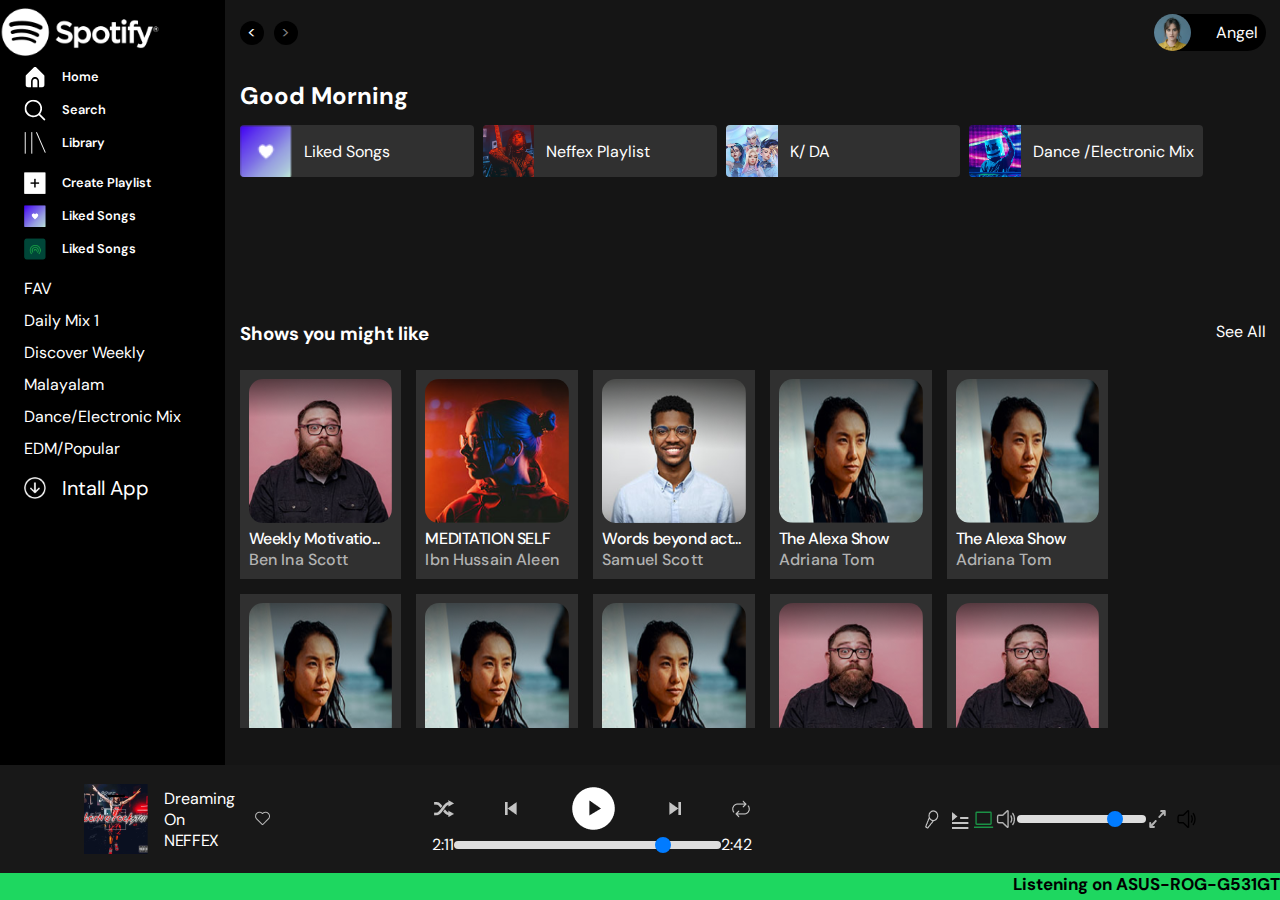
<file: index.html>
<!DOCTYPE html>
<html lang="en">

<head>
    <meta charset="UTF-8">
    <meta name="viewport" content="width=device-width, initial-scale=1.0">
    <link rel="stylesheet" href="styles.css">
    <link rel="stylesheet" href="https://cdnjs.cloudflare.com/ajax/libs/font-awesome/6.4.0/css/all.min.css"
        integrity="sha512-iecdLmaskl7CVkqkXNQ/ZH/XLlvWZOJyj7Yy7tcenmpD1ypASozpmT/E0iPtmFIB46ZmdtAc9eNBvH0H/ZpiBw=="
        crossorigin="anonymous" referrerpolicy="no-referrer" />
    <title>My Spotify Clone</title>
</head>

<body>
    
    <main>
        <div class="container">
            <div class="sidebar">
                <img id="logoimg" src="./assets/assets/Spotify logo.png" alt="Spotify-Logo">
                <div class="topicon sidedivs">
                    <div class="linkflex">
                        <img src="./assets/assets/fi-ss-home.svg" alt="Home">
                        <a href="#">Home</a>
                    </div>
                    <div class="linkflex">
                        <img src="./assets/assets/fi-rs-search.svg" alt="Search">
                        <a href="#">Search</a>
                    </div>
                    <div class="linkflex">
                        <img src="./assets/assets/library.svg" alt="Library">
                        <a href="#">Library</a>
                    </div>
                </div>
                <div class="album sidedivs">
                    <div class="linkflex">
                        <!-- <img src="./assets/plus.png" alt="Home"> -->
                        <img src="icons/plus.png" alt="">
                        <a href="#">Create Playlist</a>
                    </div>
                    <div class="linkflex" x>
                        <img src="./icons/purpleheart.png" alt="">
                        <a href="#">Liked Songs</a>
                    </div>
                    <div class="linkflex" x>
                        <img src="./icons/hotspot.png" alt="">
                        <a href="#">Liked Songs</a>
                    </div>
                </div>
                <div class="favalbums sidedivs">
                    <a href="#"><p>FAV</p></a>
                    <a href="#">Daily Mix 1</a>
                    <a href="#">Discover Weekly</a>
                    <a href="#">Malayalam</a>
                    <a href="#">Dance/Electronic Mix</a>
                    <a href="#">EDM/Popular</a>
                </div>
                <div class="install sidedivs">
                    <div class="linkflex">
                        <img src="./assets/assets/install.png" alt="Install App">
                        <button id="install-btn">Intall App</button> 
                    </div>
                </div>
            </div>
            <div class="mainarea bg.ldark">
                    <div class="head">
                        <div class="greatless">
                            <div class="less"><</div>
                            <div class="great">></div>
                        </div>
                        <div class="user">
                            <img src="./assets/assets/user2.png" alt="Userpic">
                            <div class="name">Angel <i class="fa-solid fa-caret-down"></i></div>
                        </div>
                    </div>
                        <div class="maincontent">
                            <div class="mainleft">
                                <h2 class="h2">Good Morning</h2>
                                <div class="midcards">
                                    <div class="mcard">
                                        <img class="simg"
                                            src="./icons/purpleheart.png"
                                            alt="">
                                        <div class="mtext">Liked Songs</div>
                                    </div>
                                    <div class="mcard">
                                        <img class="simg"
                                            src="./images/imgs/man.png"
                                            alt="">
                                        <div class="mtext">Neffex Playlist</div>
                                    </div>
                                    <div class="mcard">
                                        <img class="simg"
                                            src="./images/imgs/KDA.png"
                                            alt="">
                                        <div class="mtext">K/ DA</div>
                                    </div>
                                    <div class="mcard">
                                        <img class="simg"
                                            src="./images/imgs/marshmellow.png"
                                            alt="">
                                        <div class="mtext">Dance /Electronic Mix</div>
                                    </div>
                                </div>
                                <div class="see">
                                    <h3 class="h2">Shows you might like</h3>
                                    <a href="playlist.html" target="_blank">See All</a>
                                </div>
                                <div class="btmcards">
                                    <div class="bcard">
                                        <div class="carditem">
                                            <img src="./images/imgs/Rectangle 21.png"
                                                alt="ArtistImage">
                                            <h5>Weekly Motivatio...</h5>
                                            <p>Ben Ina Scott</p>
                                        </div>
                                    </div>
                                    <div class="bcard">
                                        <div class="carditem">
                                            <img src="./images/imgs/Rectangle 22.png"
                                                alt="ArtistImage">
                                            <h5>MEDITATION SELF</h5>
                                            <p>Ibn Hussain Aleen</p>
                                        </div>
                                    </div>
                                    <div class="bcard">
                                        <div class="carditem">
                                            <img src="./images/imgs/Rectangle 23.png"
                                                alt="ArtistImage">
                                            <h5>Words beyond act...</h5>
                                            <p>Samuel Scott</p>
                                        </div>
                                    </div>
                                    <div class="bcard">
                                        <div class="carditem">
                                            <img src="./images/imgs/Rectangle 16.png"
                                                alt="ArtistImage">
                                            <h5>The Alexa Show</h5>
                                            <p>Adriana Tom</p>
                                        </div>
                                    </div>
                                    <div class="bcard">
                                        <div class="carditem">
                                            <img src="./images/imgs/Rectangle 16.png"
                                                alt="ArtistImage">
                                            <h5>The Alexa Show</h5>
                                            <p>Adriana Tom</p>
                                        </div>
                                    </div>
                                    <div class="bcard">
                                        <div class="carditem">
                                            <img src="./images/imgs/Rectangle 16.png"
                                                alt="ArtistImage">
                                            <h5>The Alexa Show</h5>
                                            <p>Adriana Tom</p>
                                        </div>
                                    </div>
                                    <div class="bcard">
                                        <div class="carditem">
                                            <img src="./images/imgs/Rectangle 16.png"
                                                alt="ArtistImage">
                                            <h5>The Alexa Show</h5>
                                            <p>Adriana Tom</p>
                                        </div>
                                    </div>
                                    <div class="bcard">
                                        <div class="carditem">
                                            <img src="./images/imgs/Rectangle 16.png"
                                                alt="ArtistImage">
                                            <h5>The Alexa Show</h5>
                                            <p>Adriana Tom</p>
                                        </div>
                                    </div>
                                    <div class="bcard">
                                        <div class="carditem">
                                            <img src="./images/imgs/Rectangle 21.png"
                                                alt="ArtistImage">
                                            <h5>Weekly Motivatio...</h5>
                                            <p>Ben Ina Scott</p>
                                        </div>
                                    </div>
                                    <div class="bcard">
                                        <div class="carditem">
                                            <img src="./images/imgs/Rectangle 21.png"
                                                alt="ArtistImage">
                                            <h5>Weekly Motivatio...</h5>
                                            <p>Ben Ina Scott</p>
                                        </div>
                                    </div>
                                    <div class="bcard">
                                        <div class="carditem">
                                            <img src="./images/imgs/Rectangle 21.png"
                                                alt="ArtistImage">
                                            <h5>Weekly Motivatio...</h5>
                                            <p>Ben Ina Scott</p>
                                        </div>
                                    </div>
                                </div>

                            </div>
                        </div>
                    </div>
                </div>
                <div class="foot">
                    <div class="player">
                        <div class="playerleft">
                            <img src="./images/imgs/playing-img.png"
                                alt="Played Song">
                            <div class="playedtext">
                                <div class="textonly">
                                    <p>Dreaming On</p>
                                    <p id="singer">NEFFEX</p>
                                </div>
                                <img src="./icons/heart.png"
                                    alt="Liked">
                            </div>
                        </div>
                        <div class="playermid">
                            <div class="midup">
                                <img src="./icons/shuffle.png"
                                    alt="shuffle">
                                <img src="./icons/previous.png"
                                    alt="previous">
                                <img src="./icons/gridicons_play.png"
                                    alt="play">
                                <img src="./icons/next.png"
                                    alt="next">
                                <img src="./icons/loop.png" alt="loop">
                            </div>
                            <div class="middown">
                                <p>2:11</p>
                                <!-- <img src="./spotify-icons-imgs-main/spotify-icons-imgs-main/Icons/big-music-bar.png"
                                    alt="music bar">
                                <img src="./spotify-icons-imgs-main/spotify-icons-imgs-main/Icons/music-bar.png" alt=""> -->
                                <input type="range" id="musicid" name="music" min="0" max="100" value="80">
                                <p>2:42</p>
                            </div>
                        </div>
                        <div class="playerright">
                            <img class="rytmic" src="./icons/microphone.png"
                                alt="microphone">
                            <img class="rytmic" src="./icons/query-queue.png"
                                alt="query-queue">
                            <img class="rytmic" src="./icons/carbon_laptop.png"
                                alt="carbon_laptop">
                            <img src="./icons/speaker-white.png"
                                alt="speaker-white">
                            <!-- <img src="./spotify-icons-imgs-main/spotify-icons-imgs-main/Icons/volume-bar.png"
                                alt="volume-bar"> -->
                            <input type="range" class="rytmic" id="volumid" name="volume" min="0" max="100" value="80">
                            <img class="rytmic" src="./icons/strech-speaker.png"
                                alt="strech-speaker">
                        </div>
                    </div>
                    <p id="foottext">Listening on ASUS-ROG-G531GT</p>
                </div>
    </main>

</body>

</html>
</file>
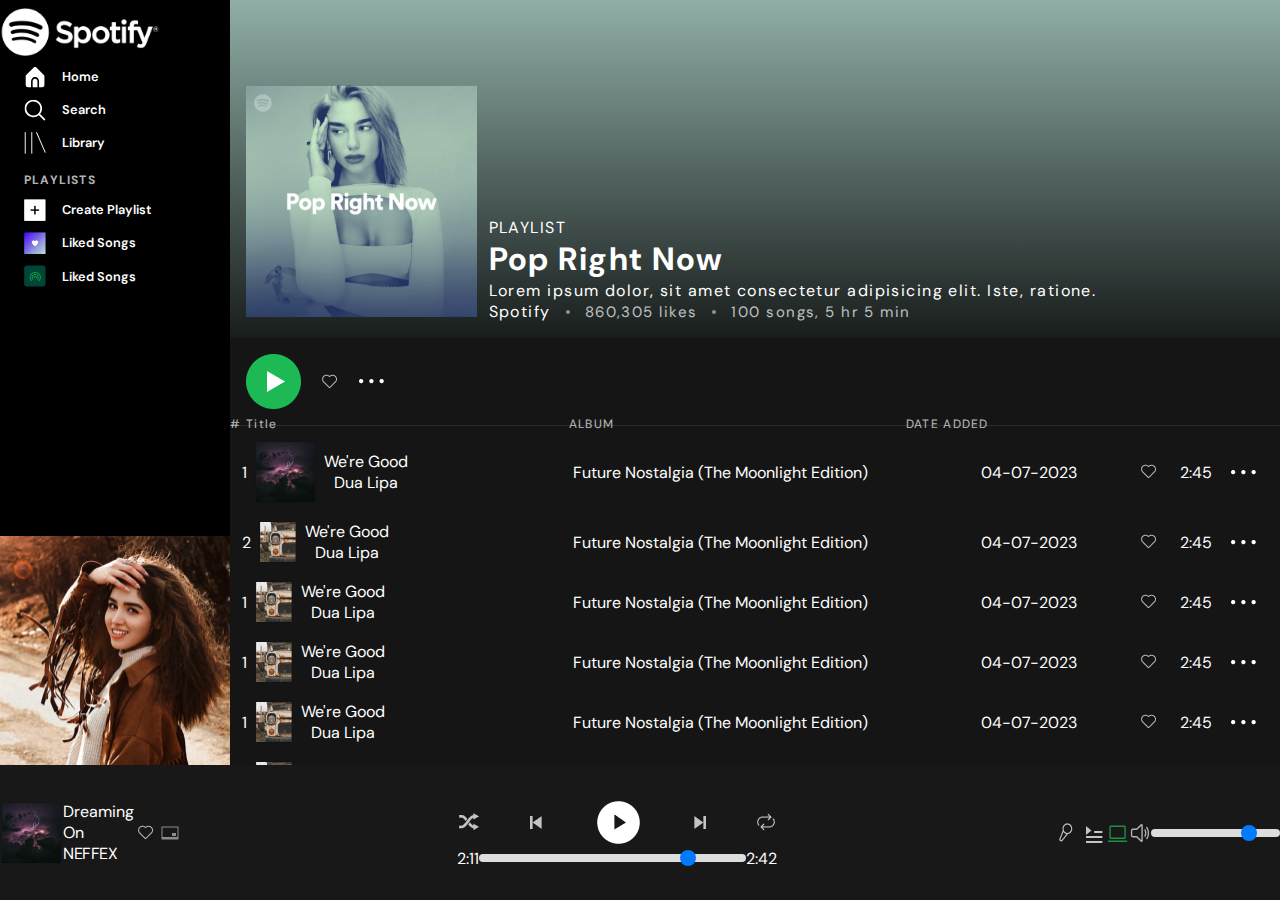
<file: index2.html>
<!DOCTYPE html>
<html lang="en">

<head>
    <meta charset="UTF-8">
    <meta name="viewport" content="width=device-width, initial-scale=1.0">
    <link rel="stylesheet" href="styles.css">
    <link rel="stylesheet" href="styles2.css">
    <link rel="stylesheet" href="https://cdnjs.cloudflare.com/ajax/libs/font-awesome/6.4.0/css/all.min.css"
        integrity="sha512-iecdLmaskl7CVkqkXNQ/ZH/XLlvWZOJyj7Yy7tcenmpD1ypASozpmT/E0iPtmFIB46ZmdtAc9eNBvH0H/ZpiBw=="
        crossorigin="anonymous" referrerpolicy="no-referrer" />
    <title>Spotify Clone</title>
</head>

<body>
    <main>
        <div class="container">
            <div class="sidebar">
                <img id="logoimg" src="./assets/assets/Spotify logo.png" alt="Spotify-Logo">
                <div class="topicon sidedivs">
                    <div class="linkflex">
                        <img src="./assets/assets/fi-ss-home.svg" alt="Home">
                        <a href="#">Home</a>
                    </div>
                    <div class="linkflex">
                        <img src="./assets/assets/fi-rs-search.svg" alt="Search">
                        <a href="#">Search</a>
                    </div>
                    <div class="linkflex">
                        <img src="./assets/assets/library.svg" alt="Library">
                        <a href="#">Library</a>
                    </div>
                </div>
                <div class="album sidedivs" id="album-playlist">
                    <p>PLAYLISTS</p>
                    <div class="linkflex">
                        <!-- <img src="./assets/plus.png" alt="Home"> -->
                        <img src="./icons/plus.png" alt="">
                        <a href="#">Create Playlist</a>
                    </div>
                    <div class="linkflex" x>
                        <img src="./icons/purpleheart.png" alt="">
                        <a href="#">Liked Songs</a>
                    </div>
                    <div class="linkflex" x>
                        <img src="./icons/hotspot.png" alt="">
                        <a href="#">Liked Songs</a>
                    </div>
                </div>
                <img id="albumart-playlist" src="./images/imgs/album art.png" alt="AlbumArt Pic">
            </div>
            <div class="mainarea-playlist bg.ldark">
                    <div class="top-one">
                        <div class="genre-img">
                            <img src="./images/imgs/pop-rn.png" alt="Genre Playlist Image">
                        </div>
                        <div class="genre-text">
                            <p>PLAYLIST</p>
                            <H1>Pop Right Now</H1>
                            <p>Lorem ipsum dolor, sit amet consectetur adipisicing elit. Iste, ratione.</p>
                            <div class="genre-foot">
                                <div class="spoti">Spotify</div>
                                <svg class="genre-short-text" xmlns="http://www.w3.org/2000/svg" width="4" height="4" viewBox="0 0 4 4" fill="none">
                                    <circle opacity="0.7" cx="2" cy="2" r="2" fill="white"/>
                                  </svg>
                                  <div class="likes genre-short-text">860,305 likes</div>
                                  <svg class="genre-short-text" xmlns="http://www.w3.org/2000/svg" width="4" height="4" viewBox="0 0 4 4" fill="none">
                                    <circle opacity="0.7" cx="2" cy="2" r="2" fill="white"/>
                                  </svg>
                                  <div class="genre-info genre-short-text">100 songs, 5 hr 5 min</div>
                            </div>
                        </div>
                    </div>
                    <div class="top-second">
                        <div class="btns">
                            <img id="pl-btns" src="./icons/play.png" alt="Play">
                            <img src="./icons/heart.png" alt="Like-Playlist">
                            <img src="./icons/three-dot.png" alt="More-Options">
                        </div>
                    </div>
                    <div class="top-third">
                        <div class="bor"></div>
                        <div class="table-heads">
                            <div class="heads-text">
                                #  Title
                            </div>
                            <div class="heads-text">
                                ALBUM
                            </div>
                            <div class="heads-text">
                                DATE ADDED
                            </div>
                            <div class="heads-text">
                                
                            </div>
                        </div>
                    </div>
                    <div class="table-wrapper">
                        <table class="custom-table">
                          <tr>
                            <td>
                                <p>1</p>
                                <img src="./images/imgs/Rectangle 9.png" alt="SongImage">
                                <div class="songdetails">
                                    <div class="songname">We're Good</div>
                                    <div class="author">Dua Lipa</div>
                                </div>
                            </td>
                            <td>Future Nostalgia (The Moonlight Edition)</td>
                            <td>04-07-2023</td>
                            <td>
                                <div class="moreMenu">
                                    <img src="./icons/heart.png" alt="LikeSong">
                                    <p>2:45</p>
                                    <img src="./icons/three-dot.png" alt="More-Options">
                                </div>
                            </td>
                          </tr>
                          <tr>
                            <td>
                                <p>2</p>
                                <img src="./icons/list img.png" alt="SongImage">
                                <div class="songdetails">
                                    <div class="songname">We're Good</div>
                                    <div class="author">Dua Lipa</div>
                                </div>
                            </td>
                            <td>Future Nostalgia (The Moonlight Edition)</td>
                            <td>04-07-2023</td>
                            <td>
                                <div class="moreMenu">
                                    <img src="./icons/heart.png" alt="LikeSong">
                                    <p>2:45</p>
                                    <img src="./icons/three-dot.png" alt="More-Options">
                                </div>
                            </td>
                          </tr>
                          <tr>
                            <td>
                                <p>1</p>
                                <img src="./icons/list img.png" alt="SongImage">
                                <div class="songdetails">
                                    <div class="songname">We're Good</div>
                                    <div class="author">Dua Lipa</div>
                                </div>
                            </td>
                            <td>Future Nostalgia (The Moonlight Edition)</td>
                            <td>04-07-2023</td>
                            <td>
                                <div class="moreMenu">
                                    <img src="./icons/heart.png" alt="LikeSong">
                                    <p>2:45</p>
                                    <img src="./icons/three-dot.png" alt="More-Options">
                                </div>
                            </td>
                          </tr>
                          <tr>
                            <td>
                                <p>1</p>
                                <img src="./icons/list img.png" alt="SongImage">
                                <div class="songdetails">
                                    <div class="songname">We're Good</div>
                                    <div class="author">Dua Lipa</div>
                                </div>
                            </td>
                            <td>Future Nostalgia (The Moonlight Edition)</td>
                            <td>04-07-2023</td>
                            <td>
                                <div class="moreMenu">
                                    <img src="./icons/heart.png" alt="LikeSong">
                                    <p>2:45</p>
                                    <img src="./icons/three-dot.png" alt="More-Options">
                                </div>
                            </td>
                          </tr>
                          <tr>
                            <td>
                                <p>1</p>
                                <img src="./icons/list img.png" alt="SongImage">
                                <div class="songdetails">
                                    <div class="songname">We're Good</div>
                                    <div class="author">Dua Lipa</div>
                                </div>
                            </td>
                            <td>Future Nostalgia (The Moonlight Edition)</td>
                            <td>04-07-2023</td>
                            <td>
                                <div class="moreMenu">
                                    <img src="./icons/heart.png" alt="LikeSong">
                                    <p>2:45</p>
                                    <img src="./icons/three-dot.png" alt="More-Options">
                                </div>
                            </td>
                          </tr>
                          <tr>
                            <td>
                                <p>1</p>
                                <img src="./icons/list img.png" alt="SongImage">
                                <div class="songdetails">
                                    <div class="songname">We're Good</div>
                                    <div class="author">Dua Lipa</div>
                                </div>
                            </td>
                            <td>Future Nostalgia (The Moonlight Edition)</td>
                            <td>04-07-2023</td>
                            <td>
                                <div class="moreMenu">
                                    <img src="./icons/heart.png" alt="LikeSong">
                                    <p>2:45</p>
                                    <img src="./icons/three-dot.png" alt="More-Options">
                                </div>
                            </td>
                          </tr>
                          <tr>
                            <td>
                                <p>1</p>
                                <img src="./icons/list img.png" alt="SongImage">
                                <div class="songdetails">
                                    <div class="songname">We're Good</div>
                                    <div class="author">Dua Lipa</div>
                                </div>
                            </td>
                            <td>Future Nostalgia (The Moonlight Edition)</td>
                            <td>04-07-2023</td>
                            <td>
                                <div class="moreMenu">
                                    <img src="./icons/heart.png" alt="LikeSong">
                                    <p>2:45</p>
                                    <img src="./icons/three-dot.png" alt="More-Options">
                                </div>
                            </td>
                          </tr>
                          <tr>
                            <td>
                                <p>1</p>
                                <img src="./icons/list img.png" alt="SongImage">
                                <div class="songdetails">
                                    <div class="songname">We're Good</div>
                                    <div class="author">Dua Lipa</div>
                                </div>
                            </td>
                            <td>Future Nostalgia (The Moonlight Edition)</td>
                            <td>04-07-2023</td>
                            <td>
                                <div class="moreMenu">
                                    <img src="./icons/heart.png" alt="LikeSong">
                                    <p>2:45</p>
                                    <img src="./icons/three-dot.png" alt="More-Options">
                                </div>
                            </td>
                          </tr>
                          
                          <!-- Add more rows as needed -->
                        </table>
                      </div>
                      
                </div>
                <div class="foot-playlist">
                    <div class="player-playlist">
                        <div class="playerleft-playlist">
                            <img src="./images/imgs/Rectangle 9.png"
                                alt="Played Song">
                            <div class="playedtext-playlist">
                                <div class="textonly-playlist">
                                    <p>Dreaming On</p>
                                    <p id="singer">NEFFEX</p>
                                </div>
                                <img src="./icons/heart.png"
                                    alt="Liked">
                                <img src="./icons/pip.png" alt="Picture-in-Picture">
                            </div>
                        </div>
                        <div class="playermid-playlist">
                            <div class="midup-playlist">
                                <img src="./icons/shuffle.png"
                                    alt="shuffle">
                                <img src="./icons/previous.png"
                                    alt="previous">
                                <img src="./icons/gridicons_play.png"
                                    alt="play">
                                <img src="./icons/next.png"
                                    alt="next">
                                <img src="./icons/loop.png" alt="loop">
                            </div>
                            <div class="middown-playlist">
                                <p>2:11</p>
                                <input type="range" id="musicid" name="music" min="0" max="100" value="80">
                                <p>2:42</p>
                            </div>
                        </div>
                        <div class="playerright-playlist">
                            <img class="rytmic" src="./icons/microphone.png"
                                alt="microphone">
                            <img class="rytmic" src="./icons/query-queue.png"
                                alt="query-queue">
                            <img class="rytmic" src="./icons/carbon_laptop.png"
                                alt="carbon_laptop">
                            <img class="rytmic" src="./icons/speaker-white.png"
                                alt="speaker-white">
                            <input type="range" id="volumid" name="volume" min="0" max="100" value="80">
                        </div>
                    </div>
                </div>
    </main>

</body>

</html>
</file>
<file: styles.css>
@import url('https://fonts.googleapis.com/css2?family=DM+Sans:opsz,wght@9..40,300&family=Delicious+Handrawn&display=swap');


* {
    margin: 0;
    padding: 0;

    color: white;
    font-family: DM sans;
}

.container {
    display: flex;
    flex: 1;
    overflow: hidden;
    background-color: black;
    height: 85vh;
    

}

.mainarea {
    flex: 0.82;
    padding: .9em;
    background-color: rgb(21, 21, 21);
    height: 100%;
}

.sidebar {
    flex: 0.18;
    position: relative;
    background-color: black;
    display: flex;
    flex-direction: column;
    gap:0.1rem;
    height: 100%;

}
#install-btn{
    background-color: transparent;
    border: none !important;
    font-size: 20px;
}
#install-btn:hover{
    cursor: pointer;
}

#logoimg {
    width: 10rem;
    height: 3rem;
    margin-bottom: 0.5rem;
    margin-TOP: 0.5rem;
}

.topicons {
    display: flex;
    flex-direction: column;
    /* gap: 1rem; */
    /* padding: 1rem 1.5rem;
    margin-bottom: 0.5rem; */

    border-radius: 0.5rem;
}

.sidedivs {
    display: flex;
    flex-direction: column;
    gap: 0.7rem;
    margin-bottom: 16px;
    padding-inline: 1.5rem;
}

.linkflex {
    display: flex;
    justify-content: flex-start;
    gap: 1rem;
    align-items: center;
    font-weight: 600;
    font-size: 0.8rem;
    cursor: pointer;
    height: 1.375rem;
}
.linkflex>img{
    height: 1.375rem;
    width: 1.375rem;
}
.linkflex:hover {
    opacity: 1;
    transition: all 0.3s;
    background-color: rgb(40,40,40);
}

.albumicons {
    width: 1rem;
    height: 1rem;
    background-color: white !important;
    align-items: center;
    text-align: center;
    display: flex;
    justify-content: center;
    border-radius: 0.0625rem;
}

#gradient {
    background: linear-gradient(135deg, #4000F4 0%, #603AED 22.48%, #7C6EE6 46.93%, #979FE1 65.71%, #A2B3DE 77.68%, #ADC8DC 88.93%, #C0ECD7 100%);
}

#color {
    border-radius: 0.3125rem;
    background: #004638;
}

p {
    color: #FFF;
    font-family: DM sans;
    font-size: 1.1875re font-weight: 700;
}

a {
    text-decoration: none;
    color: white;
}

.head {
    display: flex;
    margin-bottom: 1.8rem;
    justify-content: space-between;
    align-items: center;
    /* background-color: rgb(21, 21, 21); */
}

.greatless {
    display: flex;
    gap: 10px;
    /* background-color: rgb(21, 21, 21); */
}

.great,
.less {
    border-radius: 50%;
    width: 24px;
    height: 24px;
    background-color: black !important;

    text-align: center;
    align-items: center;
}

.less {
    color: white;
}

.great {
    color: grey;
}

.user {
    display: flex;

    border-radius: 20px 20px 20px 20px;
    align-items: center;
    justify-content: space-between;
    background-color: black !important;
    width: 7rem;
}

.user>img {
    width: 2.3125rem;
    height: 2.3125rem;
    border-radius: 2.3125rem;

}

.name {
    margin-right: 0.5rem;
}


.maincontent {
    display: flex;
    justify-content: space-around;

}

.mainleft {
    flex: 1;
    overflow-y: scroll;
    height: 72vh;
}
.mainleft::-webkit-scrollbar {
    display: none;
    /* for Chrome, Safari, and Opera */
  }

.see{
    display: flex;
    justify-content: space-between;
}
  .bg-ldark {
    background-color: rgb(21, 21, 21) !important;
}

.bg-black {
    background-color: black !important;
}
.midcards{
    display: flex;
    flex-wrap: wrap;
    overflow-y: scroll;
    height: 28%;
    margin: 14px 0px;
}
.midcards::-webkit-scrollbar{
    display: none;
}

.mcard {
    display: flex;
    width: 14.625rem;
    height: 3.25rem;
    background-color: rgb(48, 48, 48);
    align-items: center;
    border-radius: 0.25rem;
    overflow: hidden;
    flex-wrap: wrap;
    margin: 0px 9px 9px 0px;
}

.mtext {
    margin-left: 12px;
}
.simg{
    height: 100%;
}
.see{
    margin-bottom: 1.5rem;
}
.btmcards{
    display: flex;
    flex-wrap: wrap;
}
.bcard{
    padding: 9px;
    display: flex;
    flex-direction: columns;
    justify-content: space-around;
    background-color: rgb(48, 48, 48);
    margin: 0px 15px 15px 0px;
}
.bcard:hover{
    box-shadow: 0px 2px 04px rgb(230, 212, 212);
}
.mcard:hover{
    box-shadow: 0px 2px 04px rgb(230, 212, 212);
}

.carditem>img{
    border-radius: 0.875rem;

width: 8.98613rem;
height: 8.9955rem;

}
.carditem>p{
    color: #B3B3B3;
font-family: DM Sans;
font-weight: 500;
line-height: normal;
letter-spacing: 0.00938rem;
}
.carditem>h5{
    color: #FFF;
font-family: DM Sans;
font-size: 1rem;
font-weight: 500;
letter-spacing: -0.02625rem;
}
.foot{
    
    position: fixed !important;
    bottom: 0;
    width: 100%;
    height: 15vh;
    background-color: rgb(30, 215, 96);
    
}
.playerleft{
    display: flex;
    justify-content: space-between;
    align-items: center;
    width: 14%;
    gap: 1rem;

}
.playedtext{
    display: flex;
    justify-content: center;
    align-items: center;
    gap: 1rem;
}
#singer{
    color: #FFF;
    font-family: DM Sans;
    letter-spacing: -0.02625rem;
}
.midup{
    display: flex;
    justify-content: space-between;
    align-items: center;
    width: 20rem;
}
.playermid{
    display: flex;
    flex-direction: column;
    align-items: center;
}
.middown{
    display: flex;
    justify-content: space-between;
    align-items: center;
    width: 20rem;

}
.middown>img{
    height: 5px;
    width: 22.125rem;
}
.playerright{
    display: flex;
    justify-content: space-around;
    align-items: center;
}
.player{
    height: 80%;
    display: flex;
    justify-content: space-around;
    align-items: center;
    background-color: rgb(24, 24, 24);
    
}
#foottext{
    color: #000;
font-family: DM Sans;
font-size: 1.0625rem;
font-style: normal;
font-weight: 700;
line-height: normal;
    text-align: right;
}




/* ----------------------Playlist CSS---------------------- */

/* Style the range input track */
input[type="range"] {
    -webkit-appearance: none; /* Remove default styles on WebKit/Blink */
    width: 100%; /* Full-width */
    height: 8px; /* Height of the track */
    background-color: #ddd; /* Default background color of the track */
    border-radius: 4px; /* Rounded corners */
    outline: none; /* Remove the outline on focus */
  }
  
  /* Style the range input thumb (slider handle) */
  input[type="range"]::-webkit-slider-thumb {
    -webkit-appearance: none; /* Remove default styles on WebKit/Blink */
    appearance: none; /* Remove default styles on other browsers */
    width: 16px;
    height: 16px; 
    background-color: #007bff;
    border: 2px solid #007bff;
    border-radius: 50%;
    cursor: pointer; /* Show a pointer cursor on hover */
  }
  
  /* Style the range input thumb on hover */
  input[type="range"]::-webkit-slider-thumb:hover {
    background-color: #0056b3; /* Thumb background color on hover */
  }
  
  /* Style the range input thumb on active */
  input[type="range"]::-webkit-slider-thumb:active {
    background-color: #003e80; /* Thumb background color when pressed */
  }
  
/* Large screens */
@media (min-width: 1200px) {
    /* .sidebar{
        gap:2rem;
    } */
}

/* Medium screens */
@media (min-width: 768px) and (max-width: 1199px) {
    #logoimg{
        width: 7rem;
        height: 2rem;
    }
    .foot-song-img{
        height: 62px;
    }
    .sidedivs, .favalbums{
        gap:0.3rem;
    }
}

/* Small screens */
@media (min-width: 426px) and (max-width: 767px) {
    .midup, .middown{
        width: 12rem;
    }
    .rytmic:nth-child(1){
        display: none;
    }
    .rytmic:nth-child(2){
        display: none;
    }
    .rytmic:nth-child(3){
        display: none;
    }
    .rytmic:nth-child(5){
        display: none;
    }
    .rytmic:nth-child(6){
        display: none;
    }
    .textonly{
        display: none;
    }
    .sidedivs{
        gap:0.1rem;
    }
    .sidebar{
        gap:0rem;
    }
    
}
@media (max-width: 425px) {
    .midup, .middown{
        width: 12rem;
    }
    .rytmic:nth-child(1){
        display: none;
    }
    .rytmic:nth-child(2){
        display: none;
    }
    .rytmic:nth-child(3){
        display: none;
    }
    .rytmic:nth-child(5){
        display: none;
    }
    .rytmic:nth-child(6){
        display: none;
    }
    .textonly{
        display: none;
    }
    
    .sidedivs{
        gap:0.1rem;
    }
    .sidebar{
        gap:0rem;
    }
    .h2, .see>a{
        font-size: 14px;
    }
}
</file>
<file: styles2.css>
@import url('https://fonts.googleapis.com/css2?family=DM+Sans:opsz,wght@9..40,300&family=Delicious+Handrawn&display=swap');


* {
    margin: 0;
    padding: 0;

    color: white;
    font-family: DM sans;
}

.top-one {
    background: linear-gradient(180deg, #90AEA7 0%, #000 120%);
    height: 40%;
    display: flex;
    padding: 1rem;
    display: flex;
    align-items: flex-end;
    gap: 0.7rem;

}
#album-playlist>p{
    color: #B3B3B3;
font-size: 0.75rem;

font-weight: 700;
line-height: 1rem; /* 133.333% */
letter-spacing: 0.075rem;
text-transform: uppercase;
}
#albumart-playlist{
    width: 100%;
    position: absolute;
    bottom: 0;
    top: 1;
    height: 30%;
}
.mainarea-playlist {
    background-color: rgb(21, 21, 21);
    flex: 0.82;
    background-color: rgb(21, 21, 21);
    height: 100%;
}

.foot-playlist {

    position: fixed !important;
    bottom: 0;
    width: 100%;
    height: 15vh;
    background-color: rgb(30, 215, 96);

}

.playerleft-playlist {
    display: flex;
    justify-content: space-between;
    align-items: center;
    width: 14%;

}

.playedtext-playlist {
    display: flex;
    justify-content: center;
    align-items: center;
}

#singer-playlist {
    color: #FFF;
    font-family: DM Sans;
    letter-spacing: -0.02625rem;
}

.midup-playlist {
    display: flex;
    justify-content: space-between;
    align-items: center;
    width: 20rem;
}

.playermid-playlist {
    display: flex;
    flex-direction: column;
    align-items: center;
}

.middown-playlist {
    display: flex;
    justify-content: space-between;
    align-items: center;
    width: 20rem;

}

.middown-playlist>img {
    height: 5px;
    width: 22.125rem;
}


.playerright-playlist {
    display: flex;
    justify-content: space-around;
    align-items: center;
}

.player-playlist {
    height: 100%;
    display: flex;
    justify-content: space-between;
    align-items: center;
    background-color: rgb(24, 24, 24);
}

#foottext-playlist {
    color: #000;
    font-family: DM Sans;
    font-size: 1.0625rem;
    font-style: normal;
    font-weight: 700;
    line-height: normal;
    text-align: right;
}

.genre-foot {
    display: flex;
    align-items: center;
    gap: 0.9375rem;
}

.genre-short-text {
    color: #FFF;
    font-size: 0.9375rem;
    opacity: 0.699999988079071;
}

.genre-text {
    /* padding-top: 10.3125rem; */
    letter-spacing: 0.090rem;

}

.top-second {
    padding: 1rem;
}

.btns {
    display: flex;
    justify-content: space-between;
    align-items: center;
    width: 8.6rem;
}

.top-third {
    position: relative;
}

.bor {
    border-bottom: 1px solid white;
    opacity: 0.10000000149011612;


}

.table-heads {
    display: flex;
    justify-content: space-between;
    margin-top: -10px;
}

.heads-text {
    color: #FFF;
    font-size: 0.75rem;
    font-weight: 400;
    line-height: normal;
    letter-spacing: 0.0825rem;
    opacity: 0.699999988079071;
}

/* Table Wrapper */
.table-wrapper {
    width: 100%;
    overflow-x: auto;
    /* Enable horizontal scrolling for small screens if needed */
    overflow-y: scroll;
    height: 47%;
}
.table-wrapper::-webkit-scrollbar {
    display: none;
    /* for Chrome, Safari, and Opera */
  }
/* Table Styling */
.custom-table {
    width: 100%;
    border-collapse: collapse;
    /* Remove cell spacing */
}

.custom-table th,
.custom-table td {
    padding: 8px 12px;
}

.custom-table th {
    /* background-color: #f2f2f2; */
    font-weight: bold;
    text-align: left;
}

.custom-table tr {
    background-color: transparent;
}

.custom-table tr:hover {
    border-radius: 0.3125rem;
    background: #ffffff1c;

}
.custom-table tr td{
    
    text-align: center;
}

.custom-table tr :first-child{
    display: flex;
    align-items: center;
    gap: 7px;
    
}
.moreMenu{
    display: flex;
    justify-content: space-evenly;
    align-items: center;
}



/* Large screens */
@media (min-width: 1200px) {
    
}

/* Medium screens */
@media (min-width: 768px) and (max-width: 1199px) {
    #album-playlist{
        gap:0.7rem;
    } 
}

/* Small screens */
@media (min-width: 592px) and (max-width: 767px) {
    .midup, .middown{
        width: 12rem;
    }
    .rytmic:nth-child(1){
        display: none;
    }
    .rytmic:nth-child(2){
        display: none;
    }
    .rytmic:nth-child(3){
        display: none;
    }
    .rytmic:nth-child(5){
        display: none;
    }
    .rytmic:nth-child(6){
        display: none;
    }
    .textonly{
        display: none;
    }
    #volumid{
        display: none;
    }
    .custom-table tr td:nth-child(3){
        display: none !important;
    }
    .top-one{
        flex-direction: column;
        align-items: flex-start;
    }
    .genre-img>img{
        height: 105px;
        width: 105px;
    }
    .genre-text{
        font-size: 9px;
    }
    .table-heads div:nth-child(3){
        display: none !important;
    }
    td{
        font-size: 12px;
    }
    
}
@media (min-width: 320px) and (max-width:591px) {
    #pl-btns{
        width: 18px;
        height: 20px;
    }
    .btns{
        width: 4.6rem;
    }
    .genre-short-text{
        display: none;
    }
    .midup-playlist, .middown-playlist{
        width: 12rem;
    }
    .rytmic:nth-child(1){
        display: none;
    }
    .rytmic:nth-child(2){
        display: none;
    }
    .rytmic:nth-child(3){
        display: none;
    }
    .rytmic:nth-child(5){
        display: none;
    }
    .rytmic:nth-child(6){
        display: none;
    }
    .textonly-playlist{
        display: none;
    }
    .moreMenu{
        flex-direction: column;
    }
    #volumid{
        display: none;
    }
    .custom-table tr td:nth-child(3){
        display: none !important;
    }
    .top-one{
        flex-direction: column;
        align-items: flex-start;
    }
    .genre-img>img{
        height: 105px;
        width: 105px;
    }
    .genre-text{
        font-size: 9px;
    }
    .table-heads div:nth-child(3){
        display: none !important;
    }
    td{
        font-size: 12px;
    }
}
</file>
